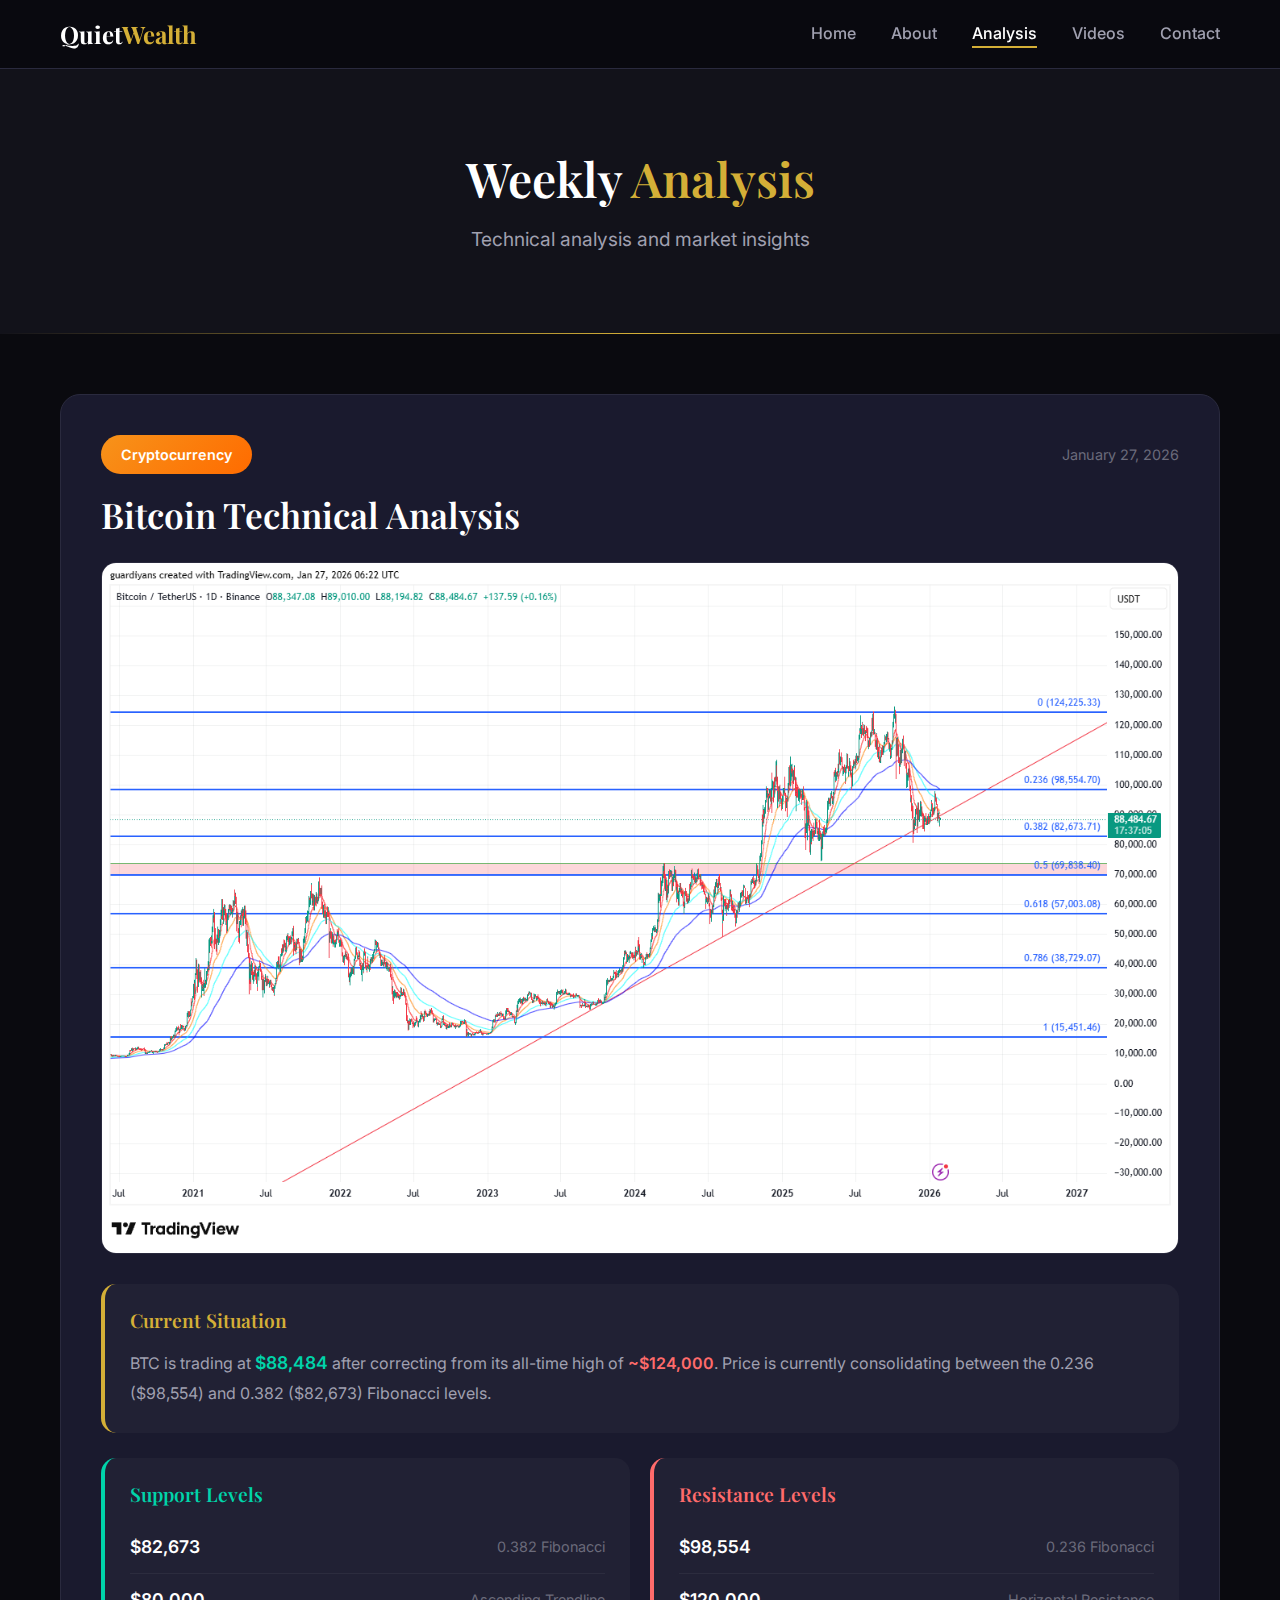
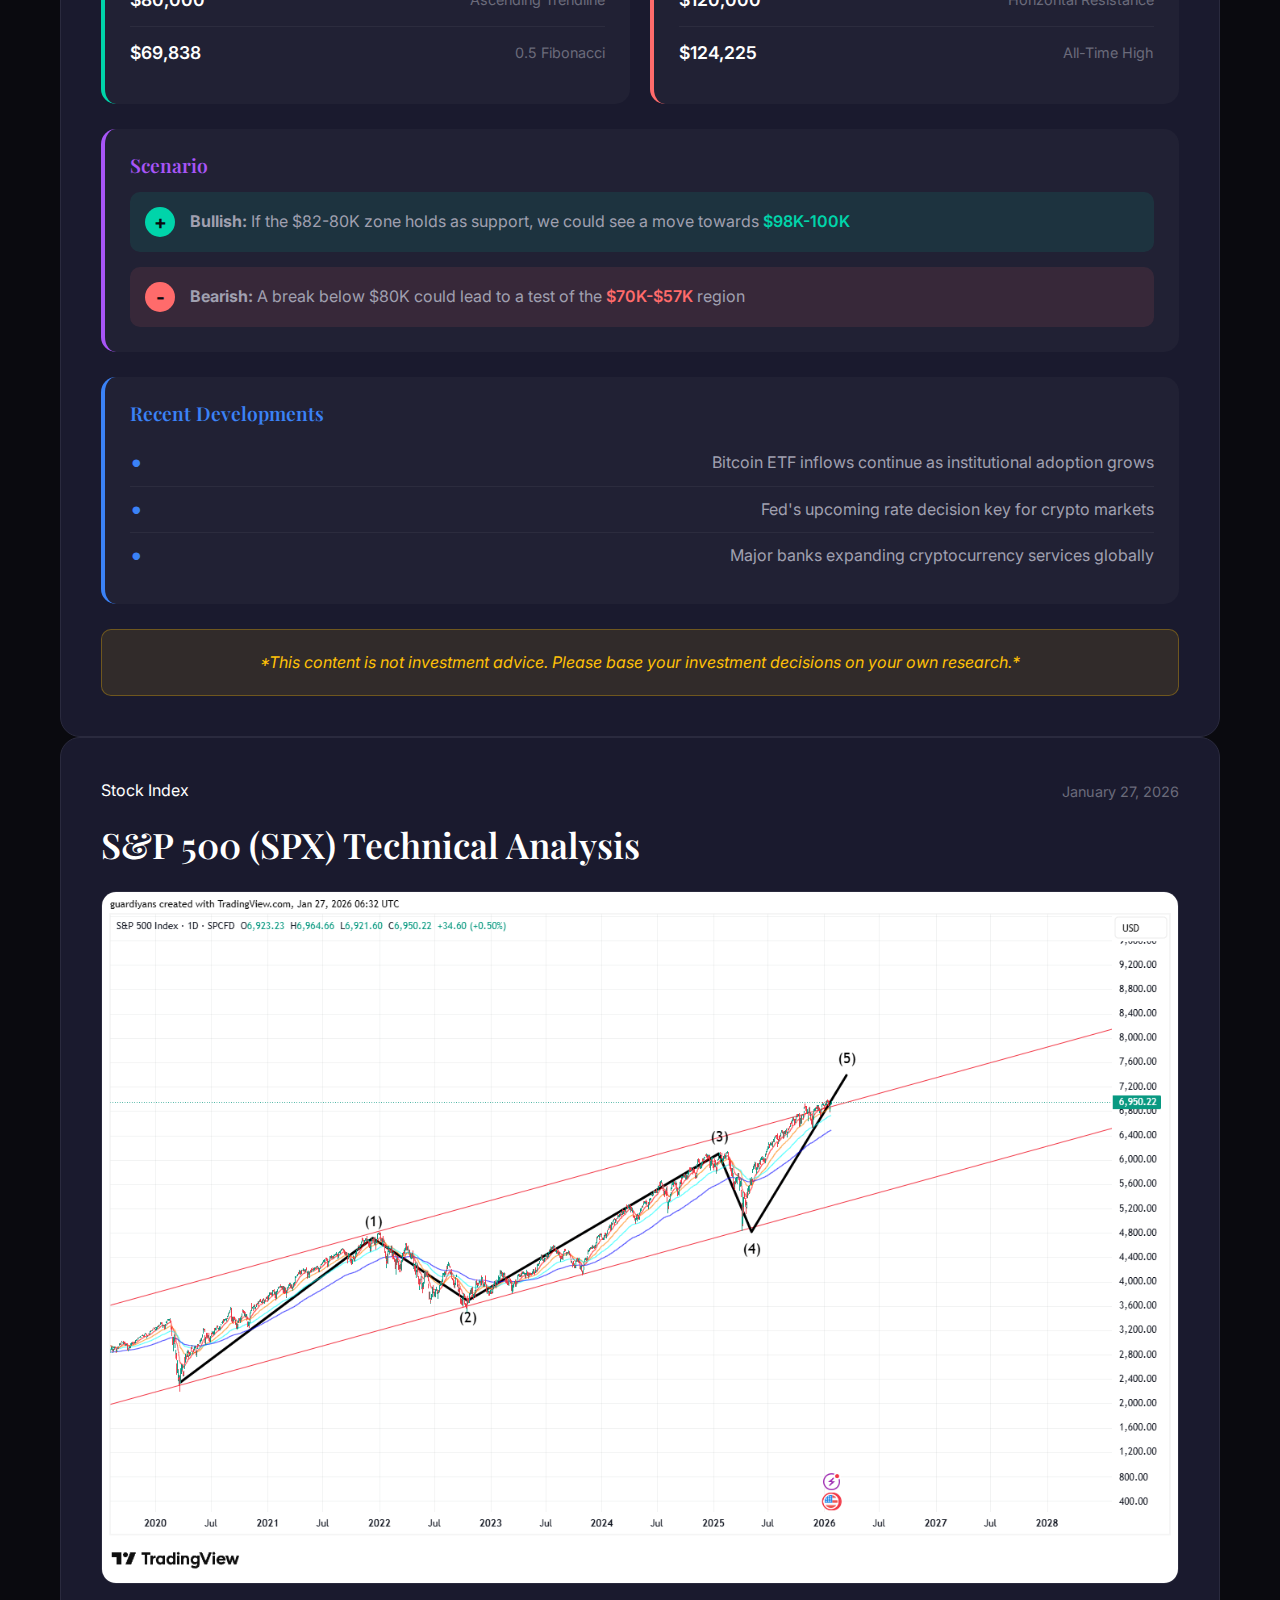
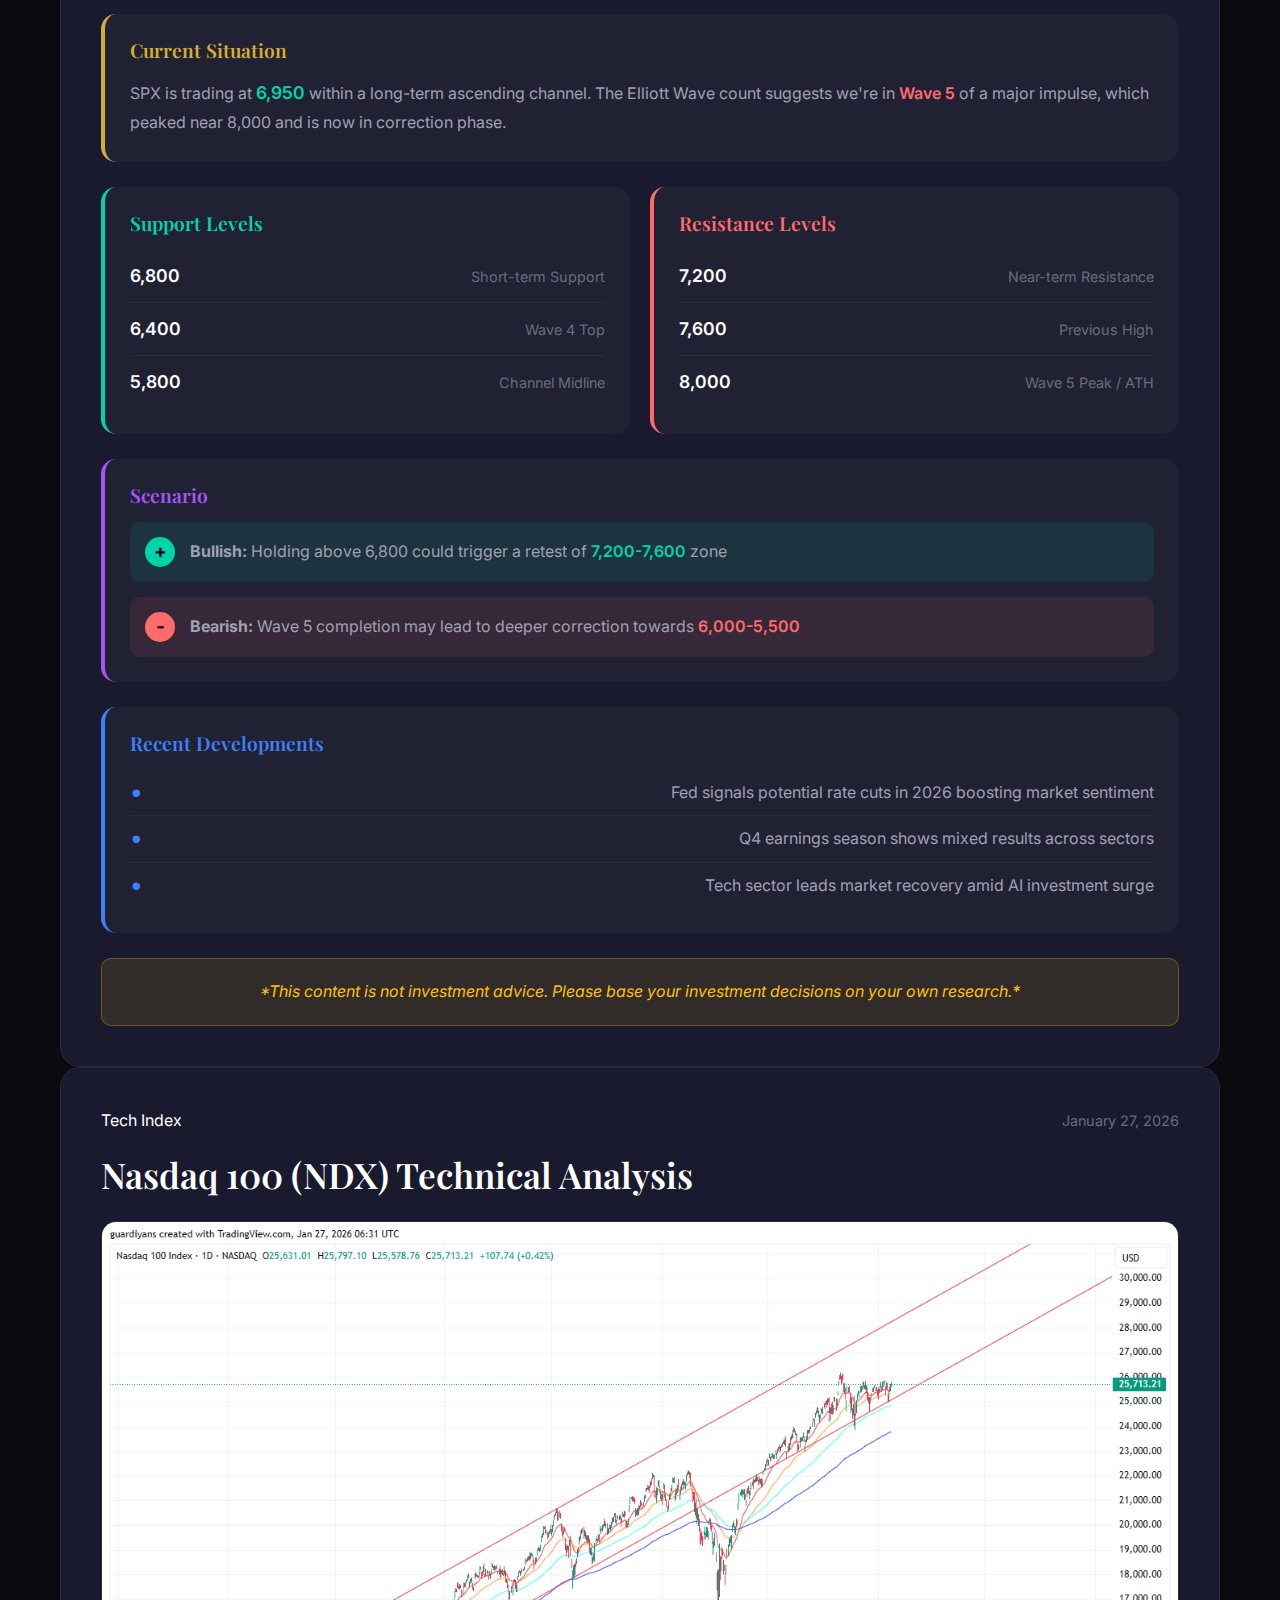
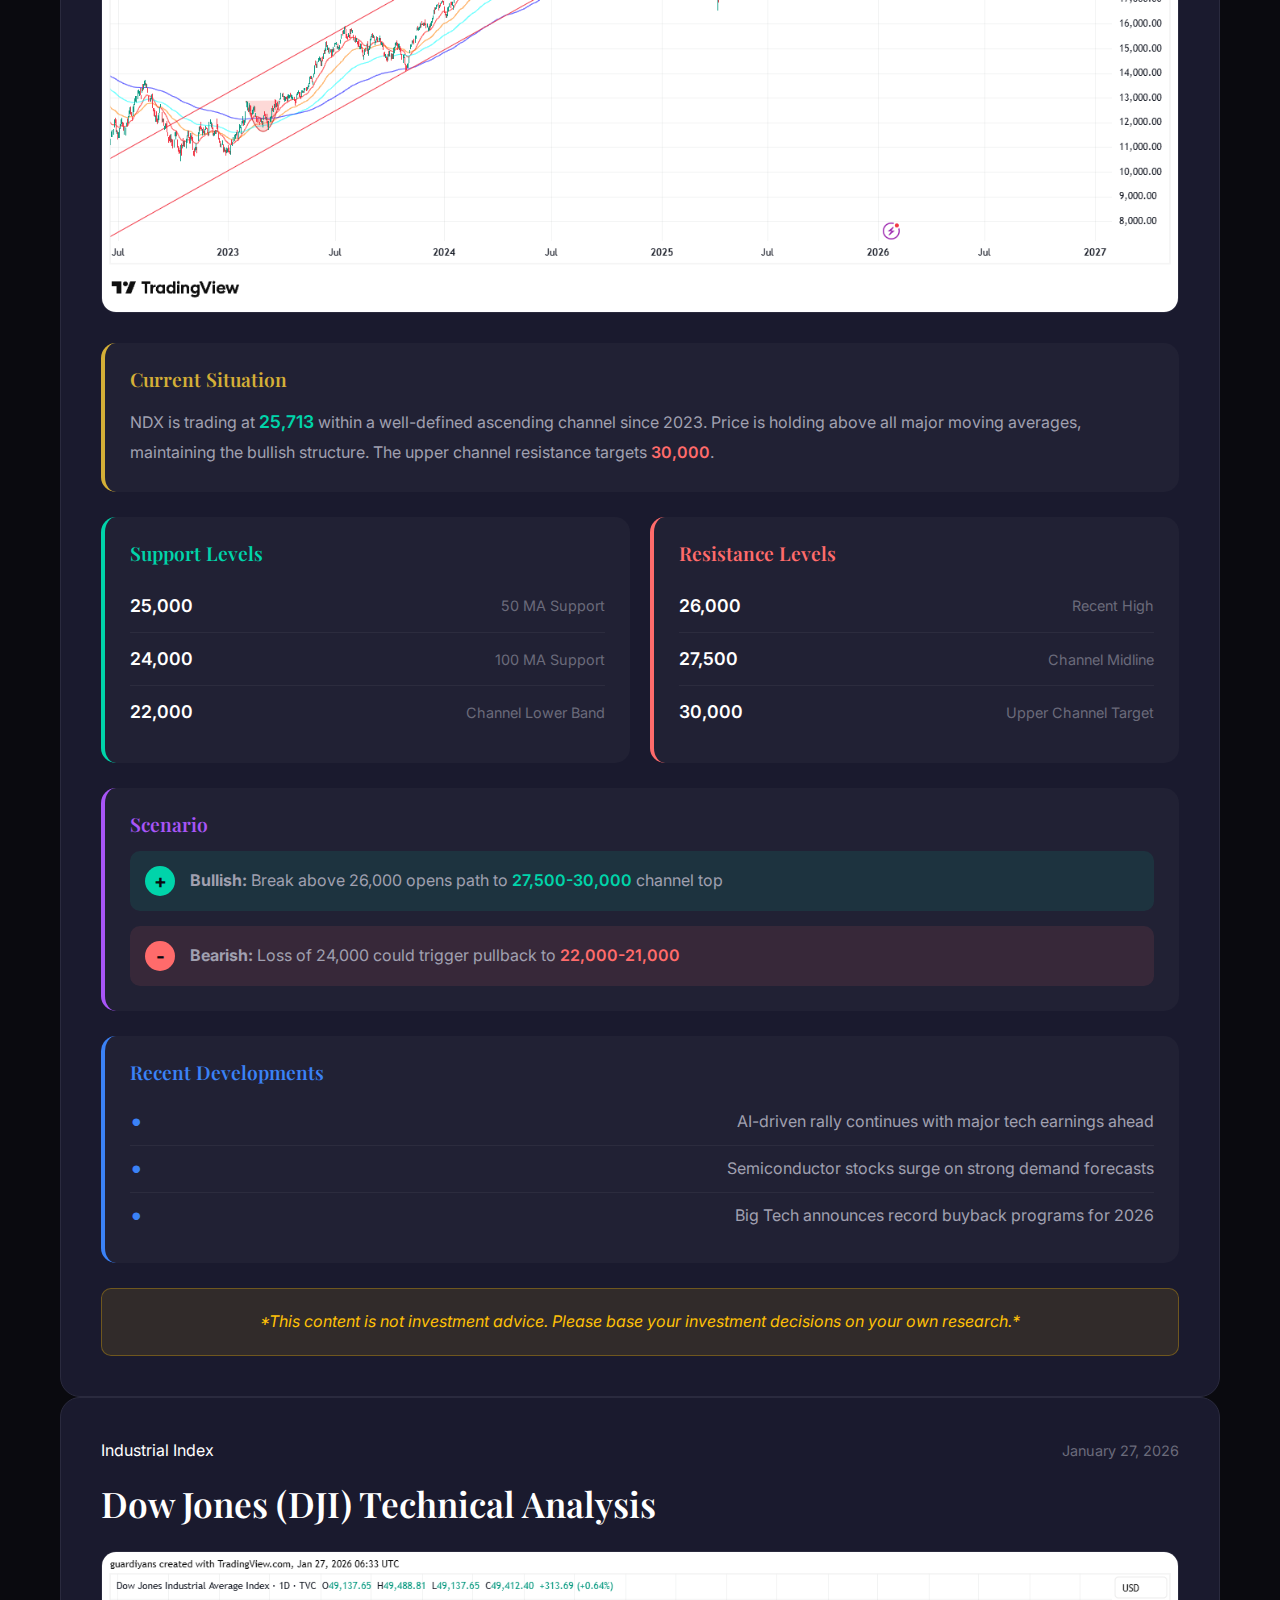
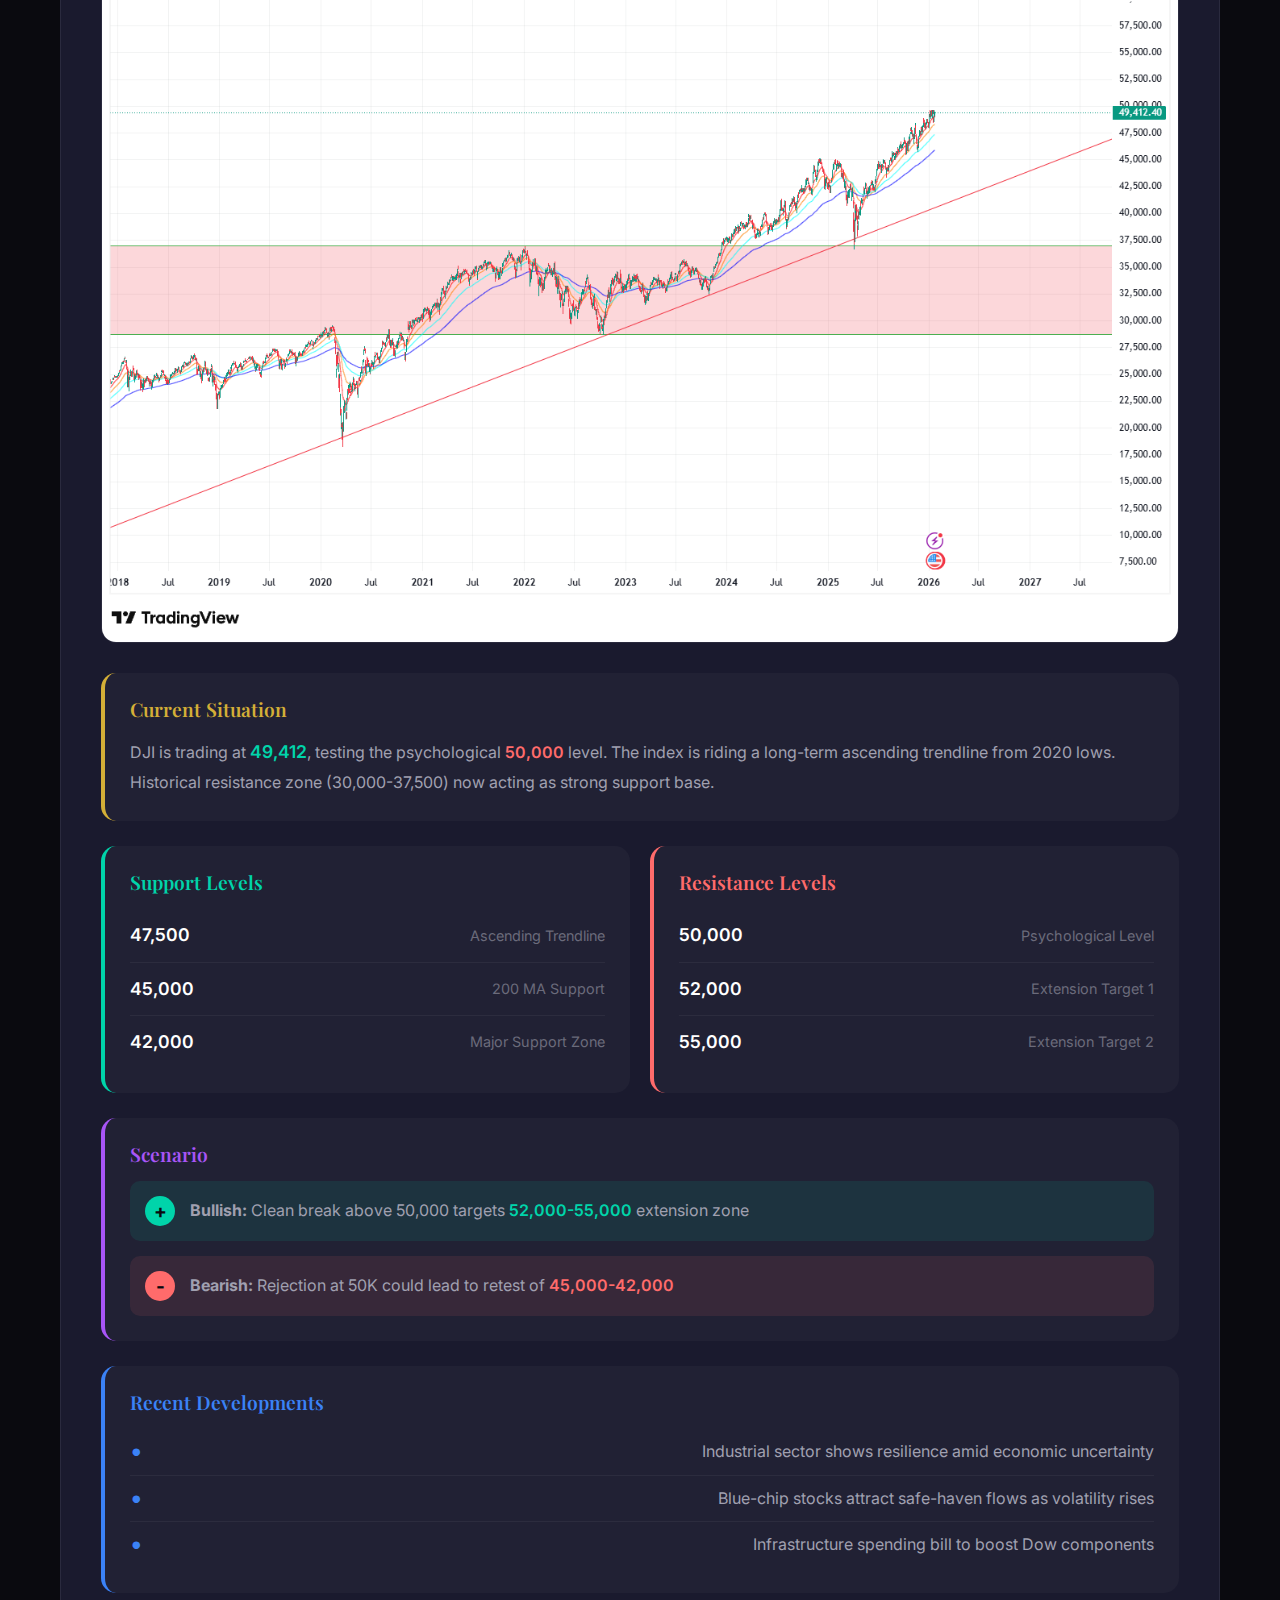
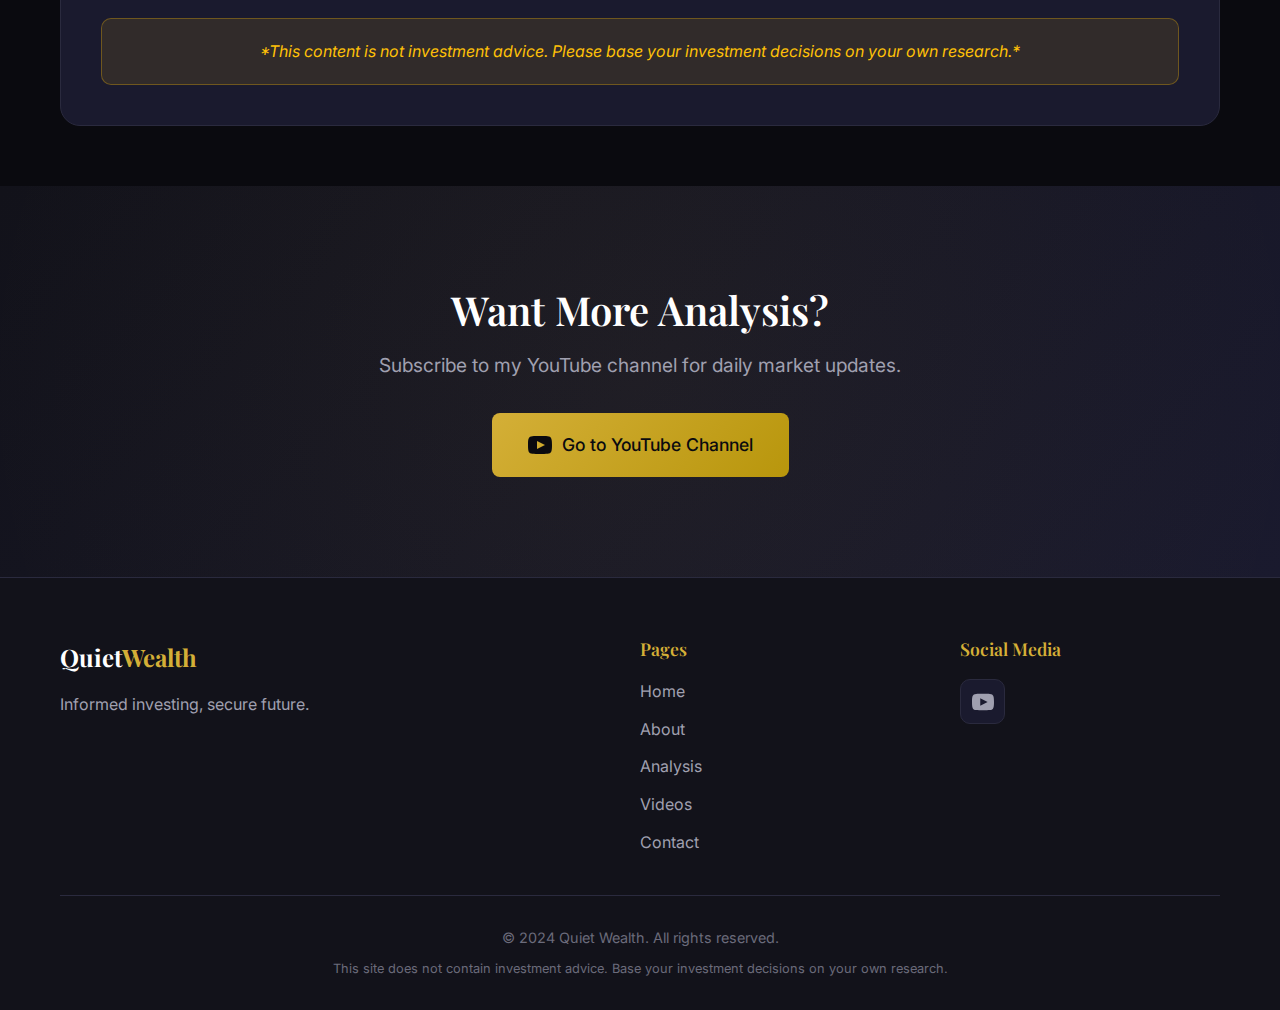
<file: analysis.html>
<!DOCTYPE html>
<html lang="en">
<head>
    <meta charset="UTF-8">
    <meta name="viewport" content="width=device-width, initial-scale=1.0">
    <title>Weekly Analysis | Quiet Wealth</title>
    <meta name="description" content="Weekly market analysis, Bitcoin and cryptocurrency technical analysis from Quiet Wealth.">
    <link rel="stylesheet" href="css/style.css">
    <link rel="preconnect" href="https://fonts.googleapis.com">
    <link rel="preconnect" href="https://fonts.gstatic.com" crossorigin>
    <link href="https://fonts.googleapis.com/css2?family=Playfair+Display:wght@400;600;700&family=Inter:wght@300;400;500;600&display=swap" rel="stylesheet">
</head>
<body>
    <!-- Navigation -->
    <nav class="navbar">
        <div class="container">
            <a href="index.html" class="logo">
                <span class="logo-quiet">Quiet</span><span class="logo-wealth">Wealth</span>
            </a>
            <button class="mobile-menu-btn" aria-label="Menu">
                <span></span>
                <span></span>
                <span></span>
            </button>
            <ul class="nav-links">
                <li><a href="index.html">Home</a></li>
                <li><a href="about.html">About</a></li>
                <li><a href="analysis.html" class="active">Analysis</a></li>
                <li><a href="videos.html">Videos</a></li>
                <li><a href="contact.html">Contact</a></li>
            </ul>
        </div>
    </nav>

    <!-- Page Header -->
    <section class="page-header">
        <div class="container">
            <h1>Weekly <span class="gold-text">Analysis</span></h1>
            <p>Technical analysis and market insights</p>
        </div>
    </section>

    <!-- Analysis Section -->
    <section class="analysis-page-section">
        <div class="container">
            <!-- BTC Analysis Card -->
            <article class="analysis-article">
                <div class="analysis-article-header">
                    <span class="analysis-tag-crypto">Cryptocurrency</span>
                    <span class="analysis-article-date">January 27, 2026</span>
                </div>
                <h2>Bitcoin Technical Analysis</h2>
                <div class="analysis-article-image">
                    <img src="images/BTCUSDT_2026-01-27_09-22-55_fe1ae.png" alt="Bitcoin Technical Analysis Chart">
                </div>
                <div class="analysis-article-content">
                    <div class="analysis-box current-status">
                        <h3>Current Situation</h3>
                        <p>BTC is trading at <span class="highlight-price">$88,484</span> after correcting from its all-time high of <span class="highlight-ath">~$124,000</span>. Price is currently consolidating between the 0.236 ($98,554) and 0.382 ($82,673) Fibonacci levels.</p>
                    </div>

                    <div class="analysis-levels">
                        <div class="analysis-box support-box">
                            <h3>Support Levels</h3>
                            <ul>
                                <li><span class="level-price">$82,673</span> <span class="level-desc">0.382 Fibonacci</span></li>
                                <li><span class="level-price">$80,000</span> <span class="level-desc">Ascending Trendline</span></li>
                                <li><span class="level-price">$69,838</span> <span class="level-desc">0.5 Fibonacci</span></li>
                            </ul>
                        </div>
                        <div class="analysis-box resistance-box">
                            <h3>Resistance Levels</h3>
                            <ul>
                                <li><span class="level-price">$98,554</span> <span class="level-desc">0.236 Fibonacci</span></li>
                                <li><span class="level-price">$120,000</span> <span class="level-desc">Horizontal Resistance</span></li>
                                <li><span class="level-price">$124,225</span> <span class="level-desc">All-Time High</span></li>
                            </ul>
                        </div>
                    </div>

                    <div class="analysis-box scenario-box">
                        <h3>Scenario</h3>
                        <div class="scenario-content">
                            <div class="scenario bullish">
                                <span class="scenario-icon">+</span>
                                <p><strong>Bullish:</strong> If the $82-80K zone holds as support, we could see a move towards <span class="text-green">$98K-100K</span></p>
                            </div>
                            <div class="scenario bearish">
                                <span class="scenario-icon">-</span>
                                <p><strong>Bearish:</strong> A break below $80K could lead to a test of the <span class="text-red">$70K-$57K</span> region</p>
                            </div>
                        </div>
                    </div>

                    <div class="analysis-box news-box">
                        <h3>Recent Developments</h3>
                        <ul class="news-list">
                            <li><a href="https://www.coindesk.com" target="_blank">Bitcoin ETF inflows continue as institutional adoption grows</a></li>
                            <li><a href="https://www.bloomberg.com/crypto" target="_blank">Fed's upcoming rate decision key for crypto markets</a></li>
                            <li><a href="https://cointelegraph.com" target="_blank">Major banks expanding cryptocurrency services globally</a></li>
                        </ul>
                    </div>

                    <div class="analysis-disclaimer-box">
                        <p>*This content is not investment advice. Please base your investment decisions on your own research.*</p>
                    </div>
                </div>
            </article>

            <!-- SPX Analysis Card -->
            <article class="analysis-article">
                <div class="analysis-article-header">
                    <span class="analysis-tag-stock">Stock Index</span>
                    <span class="analysis-article-date">January 27, 2026</span>
                </div>
                <h2>S&P 500 (SPX) Technical Analysis</h2>
                <div class="analysis-article-image">
                    <img src="images/SPX_2026-01-27_09-32-37_0a2d8.png" alt="S&P 500 Technical Analysis Chart">
                </div>
                <div class="analysis-article-content">
                    <div class="analysis-box current-status">
                        <h3>Current Situation</h3>
                        <p>SPX is trading at <span class="highlight-price">6,950</span> within a long-term ascending channel. The Elliott Wave count suggests we're in <span class="highlight-ath">Wave 5</span> of a major impulse, which peaked near 8,000 and is now in correction phase.</p>
                    </div>

                    <div class="analysis-levels">
                        <div class="analysis-box support-box">
                            <h3>Support Levels</h3>
                            <ul>
                                <li><span class="level-price">6,800</span> <span class="level-desc">Short-term Support</span></li>
                                <li><span class="level-price">6,400</span> <span class="level-desc">Wave 4 Top</span></li>
                                <li><span class="level-price">5,800</span> <span class="level-desc">Channel Midline</span></li>
                            </ul>
                        </div>
                        <div class="analysis-box resistance-box">
                            <h3>Resistance Levels</h3>
                            <ul>
                                <li><span class="level-price">7,200</span> <span class="level-desc">Near-term Resistance</span></li>
                                <li><span class="level-price">7,600</span> <span class="level-desc">Previous High</span></li>
                                <li><span class="level-price">8,000</span> <span class="level-desc">Wave 5 Peak / ATH</span></li>
                            </ul>
                        </div>
                    </div>

                    <div class="analysis-box scenario-box">
                        <h3>Scenario</h3>
                        <div class="scenario-content">
                            <div class="scenario bullish">
                                <span class="scenario-icon">+</span>
                                <p><strong>Bullish:</strong> Holding above 6,800 could trigger a retest of <span class="text-green">7,200-7,600</span> zone</p>
                            </div>
                            <div class="scenario bearish">
                                <span class="scenario-icon">-</span>
                                <p><strong>Bearish:</strong> Wave 5 completion may lead to deeper correction towards <span class="text-red">6,000-5,500</span></p>
                            </div>
                        </div>
                    </div>

                    <div class="analysis-box news-box">
                        <h3>Recent Developments</h3>
                        <ul class="news-list">
                            <li><a href="https://www.reuters.com/markets" target="_blank">Fed signals potential rate cuts in 2026 boosting market sentiment</a></li>
                            <li><a href="https://www.cnbc.com" target="_blank">Q4 earnings season shows mixed results across sectors</a></li>
                            <li><a href="https://www.wsj.com/markets" target="_blank">Tech sector leads market recovery amid AI investment surge</a></li>
                        </ul>
                    </div>

                    <div class="analysis-disclaimer-box">
                        <p>*This content is not investment advice. Please base your investment decisions on your own research.*</p>
                    </div>
                </div>
            </article>

            <!-- NDX Analysis Card -->
            <article class="analysis-article">
                <div class="analysis-article-header">
                    <span class="analysis-tag-tech">Tech Index</span>
                    <span class="analysis-article-date">January 27, 2026</span>
                </div>
                <h2>Nasdaq 100 (NDX) Technical Analysis</h2>
                <div class="analysis-article-image">
                    <img src="images/NDX_2026-01-27_09-31-13_5c88c.png" alt="Nasdaq 100 Technical Analysis Chart">
                </div>
                <div class="analysis-article-content">
                    <div class="analysis-box current-status">
                        <h3>Current Situation</h3>
                        <p>NDX is trading at <span class="highlight-price">25,713</span> within a well-defined ascending channel since 2023. Price is holding above all major moving averages, maintaining the bullish structure. The upper channel resistance targets <span class="highlight-ath">30,000</span>.</p>
                    </div>

                    <div class="analysis-levels">
                        <div class="analysis-box support-box">
                            <h3>Support Levels</h3>
                            <ul>
                                <li><span class="level-price">25,000</span> <span class="level-desc">50 MA Support</span></li>
                                <li><span class="level-price">24,000</span> <span class="level-desc">100 MA Support</span></li>
                                <li><span class="level-price">22,000</span> <span class="level-desc">Channel Lower Band</span></li>
                            </ul>
                        </div>
                        <div class="analysis-box resistance-box">
                            <h3>Resistance Levels</h3>
                            <ul>
                                <li><span class="level-price">26,000</span> <span class="level-desc">Recent High</span></li>
                                <li><span class="level-price">27,500</span> <span class="level-desc">Channel Midline</span></li>
                                <li><span class="level-price">30,000</span> <span class="level-desc">Upper Channel Target</span></li>
                            </ul>
                        </div>
                    </div>

                    <div class="analysis-box scenario-box">
                        <h3>Scenario</h3>
                        <div class="scenario-content">
                            <div class="scenario bullish">
                                <span class="scenario-icon">+</span>
                                <p><strong>Bullish:</strong> Break above 26,000 opens path to <span class="text-green">27,500-30,000</span> channel top</p>
                            </div>
                            <div class="scenario bearish">
                                <span class="scenario-icon">-</span>
                                <p><strong>Bearish:</strong> Loss of 24,000 could trigger pullback to <span class="text-red">22,000-21,000</span></p>
                            </div>
                        </div>
                    </div>

                    <div class="analysis-box news-box">
                        <h3>Recent Developments</h3>
                        <ul class="news-list">
                            <li><a href="https://www.nasdaq.com/news" target="_blank">AI-driven rally continues with major tech earnings ahead</a></li>
                            <li><a href="https://www.barrons.com" target="_blank">Semiconductor stocks surge on strong demand forecasts</a></li>
                            <li><a href="https://techcrunch.com" target="_blank">Big Tech announces record buyback programs for 2026</a></li>
                        </ul>
                    </div>

                    <div class="analysis-disclaimer-box">
                        <p>*This content is not investment advice. Please base your investment decisions on your own research.*</p>
                    </div>
                </div>
            </article>

            <!-- DJI Analysis Card -->
            <article class="analysis-article">
                <div class="analysis-article-header">
                    <span class="analysis-tag-industrial">Industrial Index</span>
                    <span class="analysis-article-date">January 27, 2026</span>
                </div>
                <h2>Dow Jones (DJI) Technical Analysis</h2>
                <div class="analysis-article-image">
                    <img src="images/DJI_2026-01-27_09-33-25_0ffcd.png" alt="Dow Jones Technical Analysis Chart">
                </div>
                <div class="analysis-article-content">
                    <div class="analysis-box current-status">
                        <h3>Current Situation</h3>
                        <p>DJI is trading at <span class="highlight-price">49,412</span>, testing the psychological <span class="highlight-ath">50,000</span> level. The index is riding a long-term ascending trendline from 2020 lows. Historical resistance zone (30,000-37,500) now acting as strong support base.</p>
                    </div>

                    <div class="analysis-levels">
                        <div class="analysis-box support-box">
                            <h3>Support Levels</h3>
                            <ul>
                                <li><span class="level-price">47,500</span> <span class="level-desc">Ascending Trendline</span></li>
                                <li><span class="level-price">45,000</span> <span class="level-desc">200 MA Support</span></li>
                                <li><span class="level-price">42,000</span> <span class="level-desc">Major Support Zone</span></li>
                            </ul>
                        </div>
                        <div class="analysis-box resistance-box">
                            <h3>Resistance Levels</h3>
                            <ul>
                                <li><span class="level-price">50,000</span> <span class="level-desc">Psychological Level</span></li>
                                <li><span class="level-price">52,000</span> <span class="level-desc">Extension Target 1</span></li>
                                <li><span class="level-price">55,000</span> <span class="level-desc">Extension Target 2</span></li>
                            </ul>
                        </div>
                    </div>

                    <div class="analysis-box scenario-box">
                        <h3>Scenario</h3>
                        <div class="scenario-content">
                            <div class="scenario bullish">
                                <span class="scenario-icon">+</span>
                                <p><strong>Bullish:</strong> Clean break above 50,000 targets <span class="text-green">52,000-55,000</span> extension zone</p>
                            </div>
                            <div class="scenario bearish">
                                <span class="scenario-icon">-</span>
                                <p><strong>Bearish:</strong> Rejection at 50K could lead to retest of <span class="text-red">45,000-42,000</span></p>
                            </div>
                        </div>
                    </div>

                    <div class="analysis-box news-box">
                        <h3>Recent Developments</h3>
                        <ul class="news-list">
                            <li><a href="https://www.marketwatch.com" target="_blank">Industrial sector shows resilience amid economic uncertainty</a></li>
                            <li><a href="https://www.ft.com/markets" target="_blank">Blue-chip stocks attract safe-haven flows as volatility rises</a></li>
                            <li><a href="https://www.investors.com" target="_blank">Infrastructure spending bill to boost Dow components</a></li>
                        </ul>
                    </div>

                    <div class="analysis-disclaimer-box">
                        <p>*This content is not investment advice. Please base your investment decisions on your own research.*</p>
                    </div>
                </div>
            </article>
        </div>
    </section>

    <!-- CTA Section -->
    <section class="cta">
        <div class="container">
            <div class="cta-content">
                <h2>Want More Analysis?</h2>
                <p>Subscribe to my YouTube channel for daily market updates.</p>
                <a href="https://www.youtube.com/@QUIETWEALTH34" target="_blank" class="btn btn-primary btn-large">
                    <svg width="24" height="24" viewBox="0 0 24 24" fill="currentColor">
                        <path d="M19.615 3.184c-3.604-.246-11.631-.245-15.23 0-3.897.266-4.356 2.62-4.385 8.816.029 6.185.484 8.549 4.385 8.816 3.6.245 11.626.246 15.23 0 3.897-.266 4.356-2.62 4.385-8.816-.029-6.185-.484-8.549-4.385-8.816zm-10.615 12.816v-8l8 3.993-8 4.007z"/>
                    </svg>
                    Go to YouTube Channel
                </a>
            </div>
        </div>
    </section>

    <!-- Footer -->
    <footer class="footer">
        <div class="container">
            <div class="footer-content">
                <div class="footer-brand">
                    <a href="index.html" class="logo">
                        <span class="logo-quiet">Quiet</span><span class="logo-wealth">Wealth</span>
                    </a>
                    <p>Informed investing, secure future.</p>
                </div>
                <div class="footer-links">
                    <h4>Pages</h4>
                    <ul>
                        <li><a href="index.html">Home</a></li>
                        <li><a href="about.html">About</a></li>
                        <li><a href="analysis.html">Analysis</a></li>
                        <li><a href="videos.html">Videos</a></li>
                        <li><a href="contact.html">Contact</a></li>
                    </ul>
                </div>
                <div class="footer-social">
                    <h4>Social Media</h4>
                    <div class="social-links">
                        <a href="https://www.youtube.com/@QUIETWEALTH34" target="_blank" aria-label="YouTube">
                            <svg viewBox="0 0 24 24" fill="currentColor">
                                <path d="M19.615 3.184c-3.604-.246-11.631-.245-15.23 0-3.897.266-4.356 2.62-4.385 8.816.029 6.185.484 8.549 4.385 8.816 3.6.245 11.626.246 15.23 0 3.897-.266 4.356-2.62 4.385-8.816-.029-6.185-.484-8.549-4.385-8.816zm-10.615 12.816v-8l8 3.993-8 4.007z"/>
                            </svg>
                        </a>
                    </div>
                </div>
            </div>
            <div class="footer-bottom">
                <p>&copy; 2024 Quiet Wealth. All rights reserved.</p>
                <p class="disclaimer">This site does not contain investment advice. Base your investment decisions on your own research.</p>
            </div>
        </div>
    </footer>

    <script src="js/main.js"></script>
</body>
</html>
</file>
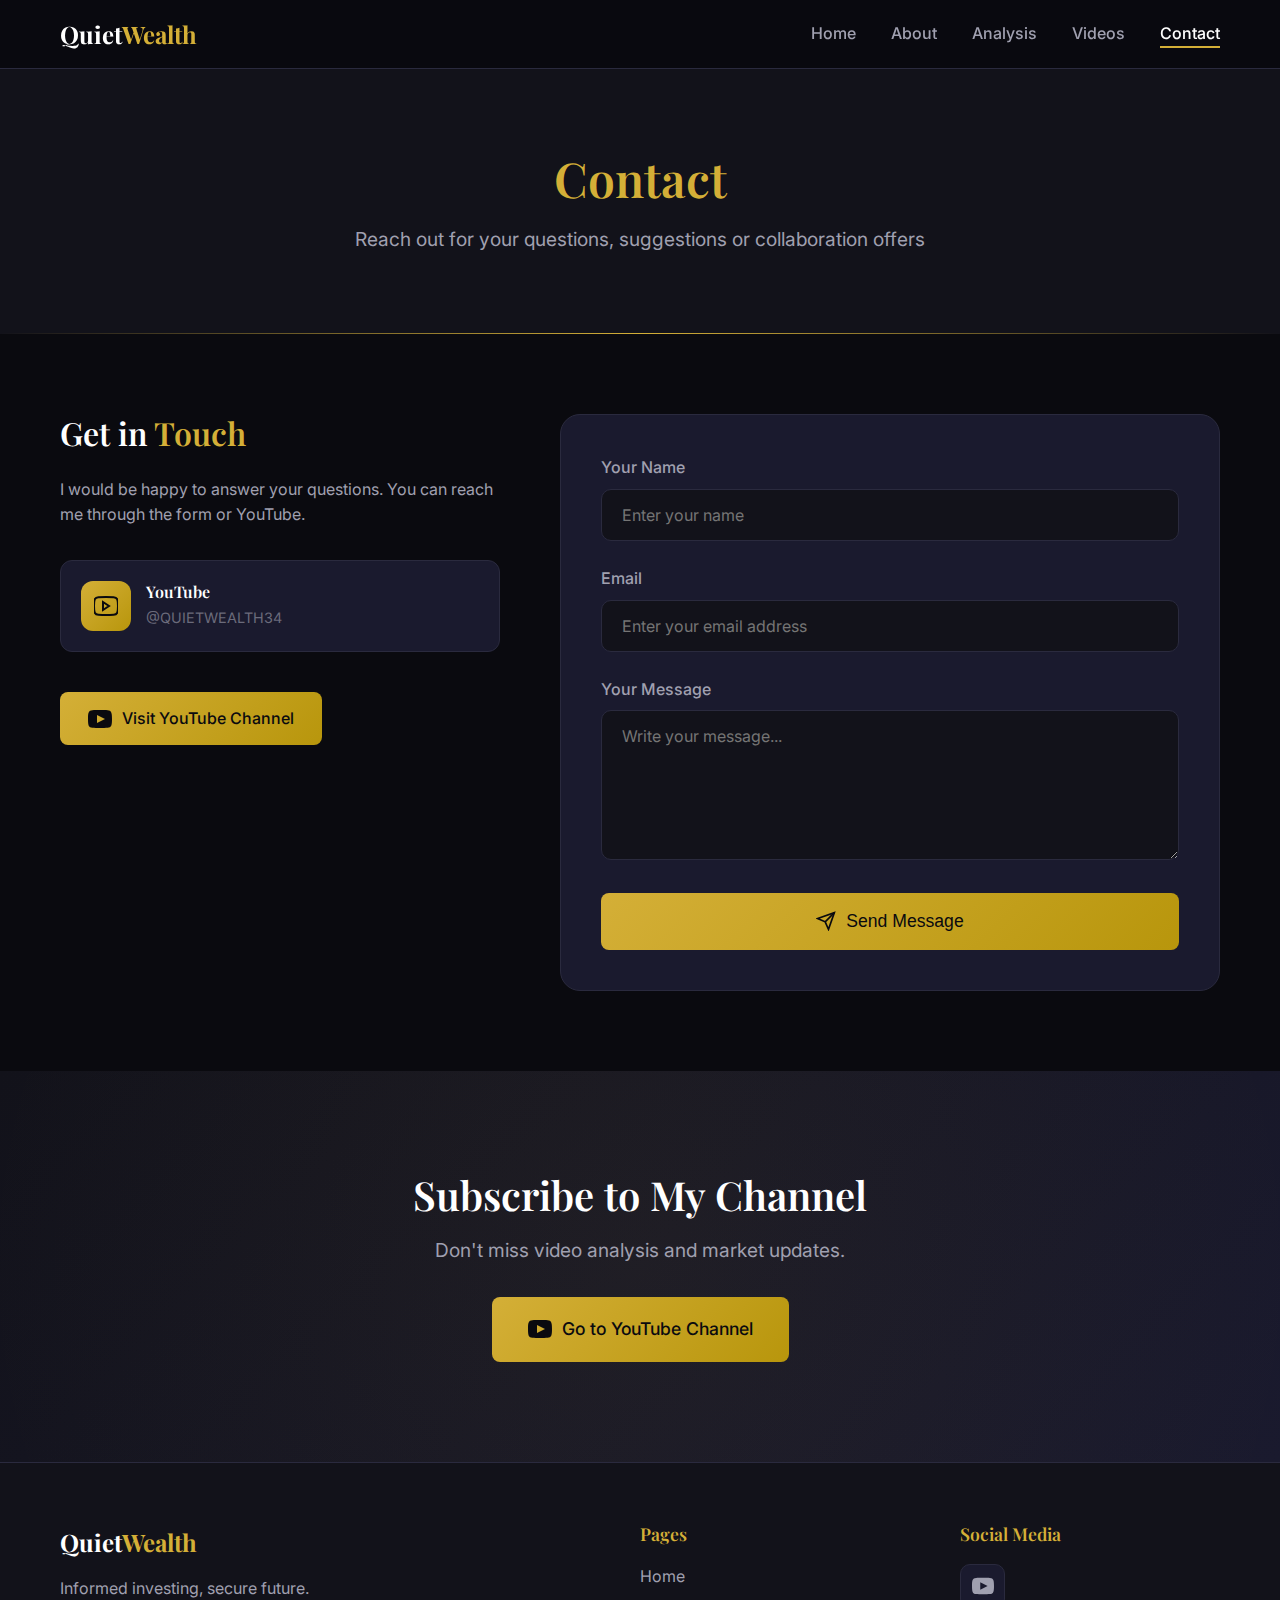
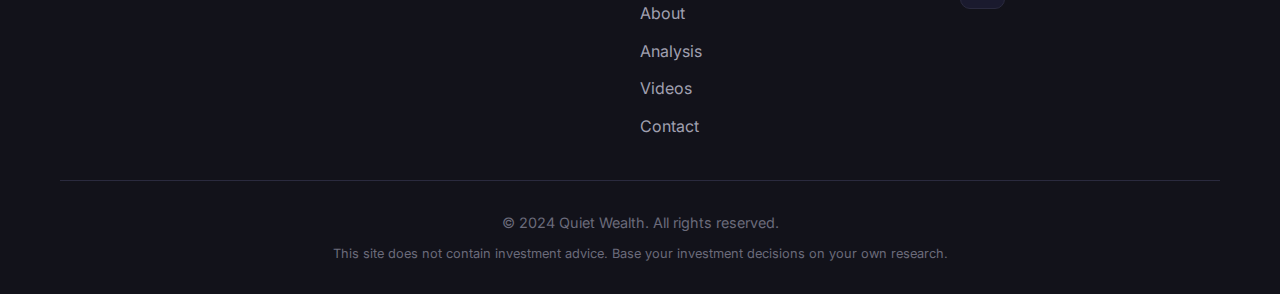
<file: contact.html>
<!DOCTYPE html>
<html lang="en">
<head>
    <meta charset="UTF-8">
    <meta name="viewport" content="width=device-width, initial-scale=1.0">
    <title>Contact | Quiet Wealth</title>
    <meta name="description" content="Get in touch with Quiet Wealth. Reach out for your questions and collaboration offers.">
    <link rel="stylesheet" href="css/style.css">
    <link rel="preconnect" href="https://fonts.googleapis.com">
    <link rel="preconnect" href="https://fonts.gstatic.com" crossorigin>
    <link href="https://fonts.googleapis.com/css2?family=Playfair+Display:wght@400;600;700&family=Inter:wght@300;400;500;600&display=swap" rel="stylesheet">
</head>
<body>
    <!-- Navigation -->
    <nav class="navbar">
        <div class="container">
            <a href="index.html" class="logo">
                <span class="logo-quiet">Quiet</span><span class="logo-wealth">Wealth</span>
            </a>
            <button class="mobile-menu-btn" aria-label="Menu">
                <span></span>
                <span></span>
                <span></span>
            </button>
            <ul class="nav-links">
                <li><a href="index.html">Home</a></li>
                <li><a href="about.html">About</a></li>
                <li><a href="analysis.html">Analysis</a></li>
                <li><a href="videos.html">Videos</a></li>
                <li><a href="contact.html" class="active">Contact</a></li>
            </ul>
        </div>
    </nav>

    <!-- Page Header -->
    <section class="page-header">
        <div class="container">
            <h1><span class="gold-text">Contact</span></h1>
            <p>Reach out for your questions, suggestions or collaboration offers</p>
        </div>
    </section>

    <!-- Contact Section -->
    <section class="contact-section">
        <div class="container">
            <div class="contact-grid">
                <div class="contact-info">
                    <h2>Get in <span class="gold-text">Touch</span></h2>
                    <p>I would be happy to answer your questions. You can reach me through the form or YouTube.</p>

                    <div class="contact-item">
                        <div class="contact-item-icon">
                            <svg viewBox="0 0 24 24" fill="none" stroke="currentColor" stroke-width="2">
                                <path d="M19.615 3.184c-3.604-.246-11.631-.245-15.23 0-3.897.266-4.356 2.62-4.385 8.816.029 6.185.484 8.549 4.385 8.816 3.6.245 11.626.246 15.23 0 3.897-.266 4.356-2.62 4.385-8.816-.029-6.185-.484-8.549-4.385-8.816z"/>
                                <polygon points="9,8 15,12 9,16"></polygon>
                            </svg>
                        </div>
                        <div>
                            <h4>YouTube</h4>
                            <p>@QUIETWEALTH34</p>
                        </div>
                    </div>

                    <a href="https://www.youtube.com/@QUIETWEALTH34" target="_blank" class="btn btn-primary" style="margin-top: 20px;">
                        <svg width="24" height="24" viewBox="0 0 24 24" fill="currentColor">
                            <path d="M19.615 3.184c-3.604-.246-11.631-.245-15.23 0-3.897.266-4.356 2.62-4.385 8.816.029 6.185.484 8.549 4.385 8.816 3.6.245 11.626.246 15.23 0 3.897-.266 4.356-2.62 4.385-8.816-.029-6.185-.484-8.549-4.385-8.816zm-10.615 12.816v-8l8 3.993-8 4.007z"/>
                        </svg>
                        Visit YouTube Channel
                    </a>
                </div>

                <div class="contact-form">
                    <form id="contactForm" action="https://formspree.io/f/xpqdoarl" method="POST">
                        <div class="form-group">
                            <label for="name">Your Name</label>
                            <input type="text" id="name" name="name" required placeholder="Enter your name">
                        </div>
                        <div class="form-group">
                            <label for="email">Email</label>
                            <input type="email" id="email" name="email" required placeholder="Enter your email address">
                        </div>
                        <div class="form-group">
                            <label for="message">Your Message</label>
                            <textarea id="message" name="message" required placeholder="Write your message..."></textarea>
                        </div>
                        <button type="submit" class="btn btn-primary btn-large">
                            <svg viewBox="0 0 24 24" fill="none" stroke="currentColor" stroke-width="2" width="20" height="20">
                                <line x1="22" y1="2" x2="11" y2="13"></line>
                                <polygon points="22 2 15 22 11 13 2 9 22 2"></polygon>
                            </svg>
                            Send Message
                        </button>
                    </form>
                </div>
            </div>
        </div>
    </section>

    <!-- CTA Section -->
    <section class="cta">
        <div class="container">
            <div class="cta-content">
                <h2>Subscribe to My Channel</h2>
                <p>Don't miss video analysis and market updates.</p>
                <a href="https://www.youtube.com/@QUIETWEALTH34" target="_blank" class="btn btn-primary btn-large">
                    <svg width="24" height="24" viewBox="0 0 24 24" fill="currentColor">
                        <path d="M19.615 3.184c-3.604-.246-11.631-.245-15.23 0-3.897.266-4.356 2.62-4.385 8.816.029 6.185.484 8.549 4.385 8.816 3.6.245 11.626.246 15.23 0 3.897-.266 4.356-2.62 4.385-8.816-.029-6.185-.484-8.549-4.385-8.816zm-10.615 12.816v-8l8 3.993-8 4.007z"/>
                    </svg>
                    Go to YouTube Channel
                </a>
            </div>
        </div>
    </section>

    <!-- Footer -->
    <footer class="footer">
        <div class="container">
            <div class="footer-content">
                <div class="footer-brand">
                    <a href="index.html" class="logo">
                        <span class="logo-quiet">Quiet</span><span class="logo-wealth">Wealth</span>
                    </a>
                    <p>Informed investing, secure future.</p>
                </div>
                <div class="footer-links">
                    <h4>Pages</h4>
                    <ul>
                        <li><a href="index.html">Home</a></li>
                        <li><a href="about.html">About</a></li>
                        <li><a href="analysis.html">Analysis</a></li>
                        <li><a href="videos.html">Videos</a></li>
                        <li><a href="contact.html">Contact</a></li>
                    </ul>
                </div>
                <div class="footer-social">
                    <h4>Social Media</h4>
                    <div class="social-links">
                        <a href="https://www.youtube.com/@QUIETWEALTH34" target="_blank" aria-label="YouTube">
                            <svg viewBox="0 0 24 24" fill="currentColor">
                                <path d="M19.615 3.184c-3.604-.246-11.631-.245-15.23 0-3.897.266-4.356 2.62-4.385 8.816.029 6.185.484 8.549 4.385 8.816 3.6.245 11.626.246 15.23 0 3.897-.266 4.356-2.62 4.385-8.816-.029-6.185-.484-8.549-4.385-8.816zm-10.615 12.816v-8l8 3.993-8 4.007z"/>
                            </svg>
                        </a>
                    </div>
                </div>
            </div>
            <div class="footer-bottom">
                <p>&copy; 2024 Quiet Wealth. All rights reserved.</p>
                <p class="disclaimer">This site does not contain investment advice. Base your investment decisions on your own research.</p>
            </div>
        </div>
    </footer>

    <script src="js/main.js"></script>
</body>
</html>
</file>
<file: css/style.css>
/* ===== CSS Variables ===== */
:root {
    --color-bg-primary: #0a0a0f;
    --color-bg-secondary: #12121a;
    --color-bg-card: #1a1a2e;
    --color-bg-card-hover: #252540;
    --color-gold: #d4af37;
    --color-gold-light: #f4d03f;
    --color-gold-dark: #b8960c;
    --color-text-primary: #ffffff;
    --color-text-secondary: #a0a0b0;
    --color-text-muted: #6b6b7b;
    --color-border: #2a2a3e;
    --font-heading: 'Playfair Display', serif;
    --font-body: 'Inter', sans-serif;
    --transition-fast: 0.2s ease;
    --transition-normal: 0.3s ease;
    --shadow-card: 0 4px 20px rgba(0, 0, 0, 0.3);
    --shadow-glow: 0 0 30px rgba(212, 175, 55, 0.2);
}

/* ===== Reset & Base ===== */
*, *::before, *::after {
    margin: 0;
    padding: 0;
    box-sizing: border-box;
}

html {
    scroll-behavior: smooth;
}

body {
    font-family: var(--font-body);
    background-color: var(--color-bg-primary);
    color: var(--color-text-primary);
    line-height: 1.6;
    overflow-x: hidden;
}

a {
    text-decoration: none;
    color: inherit;
    transition: var(--transition-fast);
}

ul {
    list-style: none;
}

img {
    max-width: 100%;
    height: auto;
    display: block;
}

.container {
    max-width: 1200px;
    margin: 0 auto;
    padding: 0 20px;
}

/* ===== Typography ===== */
h1, h2, h3, h4 {
    font-family: var(--font-heading);
    font-weight: 600;
    line-height: 1.2;
}

.gold-text {
    color: var(--color-gold);
}

.section-title {
    font-size: 2.5rem;
    margin-bottom: 3rem;
    text-align: center;
    position: relative;
}

.section-title::after {
    content: '';
    position: absolute;
    bottom: -10px;
    left: 50%;
    transform: translateX(-50%);
    width: 60px;
    height: 3px;
    background: linear-gradient(90deg, var(--color-gold-dark), var(--color-gold), var(--color-gold-dark));
}

/* ===== Buttons ===== */
.btn {
    display: inline-flex;
    align-items: center;
    gap: 10px;
    padding: 14px 28px;
    border-radius: 8px;
    font-weight: 500;
    font-size: 1rem;
    cursor: pointer;
    transition: var(--transition-normal);
    border: none;
}

.btn-primary {
    background: linear-gradient(135deg, var(--color-gold), var(--color-gold-dark));
    color: var(--color-bg-primary);
}

.btn-primary:hover {
    background: linear-gradient(135deg, var(--color-gold-light), var(--color-gold));
    transform: translateY(-2px);
    box-shadow: var(--shadow-glow);
}

.btn-secondary {
    background: transparent;
    color: var(--color-text-primary);
    border: 2px solid var(--color-border);
}

.btn-secondary:hover {
    border-color: var(--color-gold);
    color: var(--color-gold);
}

.btn-large {
    padding: 18px 36px;
    font-size: 1.1rem;
}

/* ===== Navigation ===== */
.navbar {
    position: fixed;
    top: 0;
    left: 0;
    right: 0;
    z-index: 1000;
    background: rgba(10, 10, 15, 0.95);
    backdrop-filter: blur(10px);
    border-bottom: 1px solid var(--color-border);
    padding: 15px 0;
}

.navbar .container {
    display: flex;
    justify-content: space-between;
    align-items: center;
}

.logo {
    font-family: var(--font-heading);
    font-size: 1.5rem;
    font-weight: 700;
}

.logo-quiet {
    color: var(--color-text-primary);
}

.logo-wealth {
    color: var(--color-gold);
}

.nav-links {
    display: flex;
    gap: 35px;
}

.nav-links a {
    font-weight: 500;
    color: var(--color-text-secondary);
    position: relative;
}

.nav-links a::after {
    content: '';
    position: absolute;
    bottom: -5px;
    left: 0;
    width: 0;
    height: 2px;
    background: var(--color-gold);
    transition: var(--transition-normal);
}

.nav-links a:hover,
.nav-links a.active {
    color: var(--color-text-primary);
}

.nav-links a:hover::after,
.nav-links a.active::after {
    width: 100%;
}

/* Mobile Menu Button */
.mobile-menu-btn {
    display: none;
    flex-direction: column;
    gap: 5px;
    background: none;
    border: none;
    cursor: pointer;
    padding: 5px;
}

.mobile-menu-btn span {
    display: block;
    width: 25px;
    height: 2px;
    background: var(--color-text-primary);
    transition: var(--transition-normal);
}

/* ===== Hero Section ===== */
.hero {
    position: relative;
    min-height: 100vh;
    display: flex;
    align-items: center;
    padding-top: 80px;
    overflow: hidden;
}

.hero-overlay {
    position: absolute;
    inset: 0;
    background: radial-gradient(ellipse at center, rgba(212, 175, 55, 0.1) 0%, transparent 70%);
}

.hero-content {
    position: relative;
    z-index: 1;
    max-width: 700px;
}

.hero-title {
    font-size: 4rem;
    margin-bottom: 1.5rem;
    animation: fadeInUp 0.8s ease;
}

.hero-subtitle {
    font-size: 1.25rem;
    color: var(--color-text-secondary);
    margin-bottom: 2.5rem;
    animation: fadeInUp 0.8s ease 0.2s backwards;
}

.hero-buttons {
    display: flex;
    gap: 15px;
    flex-wrap: wrap;
    animation: fadeInUp 0.8s ease 0.4s backwards;
}

/* Hero Grid Layout */
.hero-grid {
    display: grid;
    grid-template-columns: 1fr 1fr;
    gap: 60px;
    align-items: center;
}

.hero-image {
    position: relative;
    z-index: 1;
    animation: fadeInUp 0.8s ease 0.6s backwards;
}

.hero-image img {
    border-radius: 20px;
    border: 3px solid var(--color-gold);
    box-shadow: var(--shadow-glow);
    max-width: 400px;
    margin-left: auto;
}

.hero-image::before {
    content: '';
    position: absolute;
    top: 20px;
    left: 20px;
    right: -20px;
    bottom: -20px;
    border: 2px solid var(--color-gold);
    border-radius: 20px;
    opacity: 0.3;
    z-index: -1;
}

.hero-decoration {
    position: absolute;
    right: -100px;
    top: 50%;
    transform: translateY(-50%);
}

.decoration-circle {
    position: absolute;
    border-radius: 50%;
    border: 1px solid var(--color-gold);
    opacity: 0.2;
}

.decoration-circle:nth-child(1) {
    width: 400px;
    height: 400px;
    animation: pulse 4s ease-in-out infinite;
}

.decoration-circle:nth-child(2) {
    width: 300px;
    height: 300px;
    top: 50px;
    left: 50px;
    animation: pulse 4s ease-in-out infinite 0.5s;
}

/* ===== Features Section ===== */
.features {
    padding: 100px 0;
    background: var(--color-bg-secondary);
}

.features-grid {
    display: grid;
    grid-template-columns: repeat(auto-fit, minmax(300px, 1fr));
    gap: 30px;
}

.feature-card {
    background: var(--color-bg-card);
    padding: 40px 30px;
    border-radius: 16px;
    border: 1px solid var(--color-border);
    transition: var(--transition-normal);
    text-align: center;
}

.feature-card:hover {
    background: var(--color-bg-card-hover);
    transform: translateY(-5px);
    border-color: var(--color-gold);
    box-shadow: var(--shadow-glow);
}

.feature-icon {
    width: 70px;
    height: 70px;
    margin: 0 auto 25px;
    background: linear-gradient(135deg, var(--color-gold), var(--color-gold-dark));
    border-radius: 16px;
    display: flex;
    align-items: center;
    justify-content: center;
}

.feature-icon svg {
    width: 35px;
    height: 35px;
    color: var(--color-bg-primary);
}

.feature-card h3 {
    font-size: 1.5rem;
    margin-bottom: 15px;
    color: var(--color-text-primary);
}

.feature-card p {
    color: var(--color-text-secondary);
    font-size: 1rem;
}

/* ===== Latest Videos Section ===== */
.latest-videos {
    padding: 100px 0;
}

.section-header {
    display: flex;
    justify-content: space-between;
    align-items: center;
    margin-bottom: 3rem;
}

.section-header .section-title {
    margin-bottom: 0;
    text-align: left;
}

.section-header .section-title::after {
    display: none;
}

.view-all {
    color: var(--color-gold);
    font-weight: 500;
}

.view-all:hover {
    color: var(--color-gold-light);
}

.videos-grid {
    display: grid;
    grid-template-columns: repeat(auto-fit, minmax(300px, 1fr));
    gap: 30px;
}

.video-card {
    background: var(--color-bg-card);
    border-radius: 16px;
    overflow: hidden;
    border: 1px solid var(--color-border);
    transition: var(--transition-normal);
}

.video-card:hover {
    transform: translateY(-5px);
    border-color: var(--color-gold);
    box-shadow: var(--shadow-card);
}

.video-thumbnail {
    position: relative;
    aspect-ratio: 16/9;
    overflow: hidden;
}

.video-thumbnail img {
    width: 100%;
    height: 100%;
    object-fit: cover;
    transition: var(--transition-normal);
}

.video-card:hover .video-thumbnail img {
    transform: scale(1.05);
}

.play-button {
    position: absolute;
    top: 50%;
    left: 50%;
    transform: translate(-50%, -50%);
    width: 60px;
    height: 60px;
    background: var(--color-gold);
    border-radius: 50%;
    display: flex;
    align-items: center;
    justify-content: center;
    opacity: 0;
    transition: var(--transition-normal);
}

.play-button svg {
    width: 24px;
    height: 24px;
    color: var(--color-bg-primary);
    margin-left: 4px;
}

.video-card:hover .play-button {
    opacity: 1;
}

.video-card h3 {
    padding: 20px 20px 10px;
    font-size: 1.2rem;
}

.video-meta {
    padding: 0 20px 20px;
    color: var(--color-text-muted);
    font-size: 0.9rem;
}

/* ===== CTA Section ===== */
.cta {
    padding: 100px 0;
    background: linear-gradient(135deg, var(--color-bg-secondary) 0%, var(--color-bg-card) 100%);
    position: relative;
    overflow: hidden;
}

.cta::before {
    content: '';
    position: absolute;
    top: -50%;
    left: -50%;
    width: 200%;
    height: 200%;
    background: radial-gradient(circle, rgba(212, 175, 55, 0.05) 0%, transparent 50%);
    animation: rotate 20s linear infinite;
}

.cta-content {
    text-align: center;
    position: relative;
    z-index: 1;
}

.cta h2 {
    font-size: 2.5rem;
    margin-bottom: 1rem;
}

.cta p {
    font-size: 1.2rem;
    color: var(--color-text-secondary);
    margin-bottom: 2rem;
}

/* ===== Footer ===== */
.footer {
    background: var(--color-bg-secondary);
    padding: 60px 0 30px;
    border-top: 1px solid var(--color-border);
}

.footer-content {
    display: grid;
    grid-template-columns: 2fr 1fr 1fr;
    gap: 60px;
    margin-bottom: 40px;
}

.footer-brand p {
    color: var(--color-text-secondary);
    margin-top: 15px;
}

.footer-links h4,
.footer-social h4 {
    color: var(--color-gold);
    margin-bottom: 20px;
    font-size: 1.1rem;
}

.footer-links ul {
    display: flex;
    flex-direction: column;
    gap: 12px;
}

.footer-links a {
    color: var(--color-text-secondary);
}

.footer-links a:hover {
    color: var(--color-gold);
}

.social-links {
    display: flex;
    gap: 15px;
}

.social-links a {
    width: 45px;
    height: 45px;
    background: var(--color-bg-card);
    border-radius: 10px;
    display: flex;
    align-items: center;
    justify-content: center;
    border: 1px solid var(--color-border);
    transition: var(--transition-normal);
}

.social-links a:hover {
    background: var(--color-gold);
    border-color: var(--color-gold);
}

.social-links svg {
    width: 22px;
    height: 22px;
    fill: var(--color-text-secondary);
    transition: var(--transition-normal);
}

.social-links a:hover svg {
    fill: var(--color-bg-primary);
}

.footer-bottom {
    padding-top: 30px;
    border-top: 1px solid var(--color-border);
    text-align: center;
}

.footer-bottom p {
    color: var(--color-text-muted);
    font-size: 0.9rem;
}

.disclaimer {
    margin-top: 10px;
    font-size: 0.8rem !important;
}

/* ===== Animations ===== */
@keyframes fadeInUp {
    from {
        opacity: 0;
        transform: translateY(30px);
    }
    to {
        opacity: 1;
        transform: translateY(0);
    }
}

@keyframes pulse {
    0%, 100% {
        transform: scale(1);
        opacity: 0.2;
    }
    50% {
        transform: scale(1.05);
        opacity: 0.3;
    }
}

@keyframes rotate {
    from {
        transform: rotate(0deg);
    }
    to {
        transform: rotate(360deg);
    }
}

/* ===== Page Header (for inner pages) ===== */
.page-header {
    padding: 150px 0 80px;
    background: var(--color-bg-secondary);
    text-align: center;
    position: relative;
}

.page-header::after {
    content: '';
    position: absolute;
    bottom: 0;
    left: 0;
    right: 0;
    height: 1px;
    background: linear-gradient(90deg, transparent, var(--color-gold), transparent);
}

.page-header h1 {
    font-size: 3rem;
    margin-bottom: 1rem;
}

.page-header p {
    color: var(--color-text-secondary);
    font-size: 1.2rem;
}

/* ===== About Page ===== */
.about-content {
    padding: 80px 0;
}

.about-grid {
    display: grid;
    grid-template-columns: 1fr 1.5fr;
    gap: 60px;
    align-items: center;
}

.about-image {
    position: relative;
}

.about-image img {
    border-radius: 20px;
    border: 3px solid var(--color-gold);
}

.about-image::before {
    content: '';
    position: absolute;
    top: 20px;
    left: 20px;
    right: -20px;
    bottom: -20px;
    border: 2px solid var(--color-gold);
    border-radius: 20px;
    opacity: 0.3;
    z-index: -1;
}

.about-text h2 {
    font-size: 2rem;
    margin-bottom: 1.5rem;
}

.about-text p {
    color: var(--color-text-secondary);
    margin-bottom: 1.5rem;
    font-size: 1.1rem;
}

.about-stats {
    display: flex;
    gap: 40px;
    margin-top: 30px;
    padding-top: 30px;
    border-top: 1px solid var(--color-border);
}

.stat-item {
    text-align: center;
}

.stat-number {
    font-size: 2.5rem;
    font-weight: 700;
    color: var(--color-gold);
    font-family: var(--font-heading);
}

.stat-label {
    color: var(--color-text-muted);
    font-size: 0.9rem;
}

/* ===== Blog Page ===== */
.blog-section {
    padding: 80px 0;
}

.blog-grid {
    display: grid;
    grid-template-columns: repeat(auto-fit, minmax(350px, 1fr));
    gap: 30px;
}

.blog-card {
    background: var(--color-bg-card);
    border-radius: 16px;
    overflow: hidden;
    border: 1px solid var(--color-border);
    transition: var(--transition-normal);
}

.blog-card:hover {
    transform: translateY(-5px);
    border-color: var(--color-gold);
}

.blog-card-image {
    aspect-ratio: 16/10;
    overflow: hidden;
}

.blog-card-image img {
    width: 100%;
    height: 100%;
    object-fit: cover;
    transition: var(--transition-normal);
}

.blog-card:hover .blog-card-image img {
    transform: scale(1.05);
}

.blog-card-content {
    padding: 25px;
}

.blog-card-meta {
    display: flex;
    gap: 15px;
    margin-bottom: 15px;
}

.blog-card-meta span {
    font-size: 0.85rem;
    color: var(--color-text-muted);
}

.blog-card-meta .category {
    color: var(--color-gold);
}

.blog-card h3 {
    font-size: 1.3rem;
    margin-bottom: 10px;
    transition: var(--transition-fast);
}

.blog-card:hover h3 {
    color: var(--color-gold);
}

.blog-card p {
    color: var(--color-text-secondary);
    font-size: 0.95rem;
}

/* ===== Videos Page ===== */
.videos-section {
    padding: 80px 0;
}

.videos-page-grid {
    display: grid;
    grid-template-columns: repeat(auto-fit, minmax(350px, 1fr));
    gap: 30px;
}

/* ===== Contact Page ===== */
.contact-section {
    padding: 80px 0;
}

.contact-grid {
    display: grid;
    grid-template-columns: 1fr 1.5fr;
    gap: 60px;
}

.contact-info h2 {
    font-size: 2rem;
    margin-bottom: 1.5rem;
}

.contact-info p {
    color: var(--color-text-secondary);
    margin-bottom: 2rem;
}

.contact-item {
    display: flex;
    align-items: center;
    gap: 15px;
    margin-bottom: 20px;
    padding: 20px;
    background: var(--color-bg-card);
    border-radius: 12px;
    border: 1px solid var(--color-border);
}

.contact-item-icon {
    width: 50px;
    height: 50px;
    background: linear-gradient(135deg, var(--color-gold), var(--color-gold-dark));
    border-radius: 12px;
    display: flex;
    align-items: center;
    justify-content: center;
    flex-shrink: 0;
}

.contact-item-icon svg {
    width: 24px;
    height: 24px;
    color: var(--color-bg-primary);
}

.contact-item h4 {
    font-size: 1rem;
    margin-bottom: 5px;
}

.contact-item p {
    color: var(--color-text-muted);
    margin: 0;
    font-size: 0.9rem;
}

.contact-form {
    background: var(--color-bg-card);
    padding: 40px;
    border-radius: 20px;
    border: 1px solid var(--color-border);
}

.form-group {
    margin-bottom: 25px;
}

.form-group label {
    display: block;
    margin-bottom: 8px;
    color: var(--color-text-secondary);
    font-weight: 500;
}

.form-group input,
.form-group textarea {
    width: 100%;
    padding: 15px 20px;
    background: var(--color-bg-secondary);
    border: 1px solid var(--color-border);
    border-radius: 10px;
    color: var(--color-text-primary);
    font-family: var(--font-body);
    font-size: 1rem;
    transition: var(--transition-fast);
}

.form-group input:focus,
.form-group textarea:focus {
    outline: none;
    border-color: var(--color-gold);
}

.form-group textarea {
    min-height: 150px;
    resize: vertical;
}

.contact-form .btn {
    width: 100%;
    justify-content: center;
}

/* ===== Responsive Design ===== */
@media (max-width: 992px) {
    .hero-title {
        font-size: 3rem;
    }

    .hero-grid {
        grid-template-columns: 1fr;
        gap: 40px;
        text-align: center;
    }

    .hero-image {
        order: -1;
    }

    .hero-image img {
        margin: 0 auto;
        max-width: 300px;
    }

    .hero-content {
        max-width: 100%;
    }

    .footer-content {
        grid-template-columns: 1fr 1fr;
        gap: 40px;
    }

    .footer-brand {
        grid-column: 1 / -1;
    }

    .about-grid {
        grid-template-columns: 1fr;
        gap: 40px;
    }

    .contact-grid {
        grid-template-columns: 1fr;
        gap: 40px;
    }
}

@media (max-width: 768px) {
    .mobile-menu-btn {
        display: flex;
    }

    .nav-links {
        position: fixed;
        top: 70px;
        left: 0;
        right: 0;
        background: var(--color-bg-secondary);
        flex-direction: column;
        padding: 30px;
        gap: 20px;
        border-bottom: 1px solid var(--color-border);
        transform: translateY(-100%);
        opacity: 0;
        visibility: hidden;
        transition: var(--transition-normal);
    }

    .nav-links.active {
        transform: translateY(0);
        opacity: 1;
        visibility: visible;
    }

    .hero-title {
        font-size: 2.5rem;
    }

    .hero-subtitle {
        font-size: 1.1rem;
    }

    .section-title {
        font-size: 2rem;
    }

    .hero-buttons {
        flex-direction: column;
        align-items: center;
    }

    .hero-image img {
        max-width: 250px;
    }

    .btn {
        width: 100%;
        justify-content: center;
    }

    .section-header {
        flex-direction: column;
        gap: 15px;
        text-align: center;
    }

    .footer-content {
        grid-template-columns: 1fr;
        text-align: center;
    }

    .social-links {
        justify-content: center;
    }

    .about-stats {
        flex-direction: column;
        gap: 20px;
    }

    .page-header h1 {
        font-size: 2.2rem;
    }
}

@media (max-width: 480px) {
    .hero-title {
        font-size: 2rem;
    }

    .features-grid,
    .videos-grid,
    .blog-grid,
    .videos-page-grid {
        grid-template-columns: 1fr;
    }

    .cta h2 {
        font-size: 1.8rem;
    }
}

/* ===== Analysis Page Styles ===== */
.analysis-page-section {
    padding: 60px 0;
}

.analysis-article {
    background: var(--color-bg-card);
    border-radius: 20px;
    border: 1px solid var(--color-border);
    overflow: hidden;
    padding: 40px;
}

.analysis-article-header {
    display: flex;
    justify-content: space-between;
    align-items: center;
    margin-bottom: 20px;
}

.analysis-tag-crypto {
    background: linear-gradient(135deg, #f7931a, #ff6b00);
    color: white;
    padding: 8px 20px;
    border-radius: 25px;
    font-size: 0.9rem;
    font-weight: 600;
}

.analysis-article-date {
    color: var(--color-text-muted);
    font-size: 0.9rem;
}

.analysis-article h2 {
    font-size: 2.2rem;
    margin-bottom: 25px;
    color: var(--color-text-primary);
}

.analysis-article-image {
    border-radius: 15px;
    overflow: hidden;
    margin-bottom: 30px;
    border: 1px solid var(--color-border);
}

.analysis-article-image img {
    width: 100%;
    height: auto;
    display: block;
}

.analysis-article-content {
    display: flex;
    flex-direction: column;
    gap: 25px;
}

.analysis-box {
    background: rgba(255, 255, 255, 0.03);
    border-radius: 15px;
    padding: 25px;
    border-left: 4px solid var(--color-gold);
}

.analysis-box h3 {
    font-size: 1.2rem;
    margin-bottom: 15px;
    color: var(--color-gold);
}

.analysis-box p {
    color: var(--color-text-secondary);
    line-height: 1.8;
}

.highlight-price {
    color: #00d4aa;
    font-weight: 600;
    font-size: 1.1em;
}

.highlight-ath {
    color: #ff6b6b;
    font-weight: 600;
}

.analysis-levels {
    display: grid;
    grid-template-columns: 1fr 1fr;
    gap: 20px;
}

.support-box {
    border-left-color: #00d4aa;
}

.support-box h3 {
    color: #00d4aa;
}

.resistance-box {
    border-left-color: #ff6b6b;
}

.resistance-box h3 {
    color: #ff6b6b;
}

.analysis-box ul {
    list-style: none;
    padding: 0;
    margin: 0;
}

.analysis-box li {
    display: flex;
    justify-content: space-between;
    align-items: center;
    padding: 12px 0;
    border-bottom: 1px solid rgba(255, 255, 255, 0.05);
}

.analysis-box li:last-child {
    border-bottom: none;
}

.level-price {
    color: var(--color-text-primary);
    font-weight: 600;
    font-size: 1.1rem;
}

.level-desc {
    color: var(--color-text-muted);
    font-size: 0.9rem;
}

.scenario-box {
    border-left-color: #a855f7;
}

.scenario-box h3 {
    color: #a855f7;
}

.scenario-content {
    display: flex;
    flex-direction: column;
    gap: 15px;
}

.scenario {
    display: flex;
    align-items: flex-start;
    gap: 15px;
    padding: 15px;
    border-radius: 10px;
}

.scenario.bullish {
    background: rgba(0, 212, 170, 0.1);
}

.scenario.bearish {
    background: rgba(255, 107, 107, 0.1);
}

.scenario-icon {
    width: 30px;
    height: 30px;
    border-radius: 50%;
    display: flex;
    align-items: center;
    justify-content: center;
    font-weight: bold;
    font-size: 1.2rem;
    flex-shrink: 0;
}

.scenario.bullish .scenario-icon {
    background: #00d4aa;
    color: #0a0a0f;
}

.scenario.bearish .scenario-icon {
    background: #ff6b6b;
    color: #0a0a0f;
}

.scenario p {
    margin: 0;
    color: var(--color-text-secondary);
}

.text-green {
    color: #00d4aa;
    font-weight: 600;
}

.text-red {
    color: #ff6b6b;
    font-weight: 600;
}

.news-box {
    border-left-color: #3b82f6;
}

.news-box h3 {
    color: #3b82f6;
}

.news-list {
    list-style: none;
    padding: 0;
}

.news-list li {
    display: flex;
    align-items: flex-start;
    gap: 10px;
    padding: 10px 0;
    color: var(--color-text-secondary);
}

.news-list li::before {
    content: "•";
    color: #3b82f6;
    font-size: 1.5rem;
    line-height: 1;
}

.analysis-disclaimer-box {
    background: rgba(255, 193, 7, 0.1);
    border: 1px solid rgba(255, 193, 7, 0.3);
    border-radius: 10px;
    padding: 20px;
    text-align: center;
}

.analysis-disclaimer-box p {
    color: #ffc107;
    font-style: italic;
    margin: 0;
}

@media (max-width: 768px) {
    .analysis-article {
        padding: 20px;
    }

    .analysis-article h2 {
        font-size: 1.6rem;
    }

    .analysis-levels {
        grid-template-columns: 1fr;
    }

    .analysis-article-header {
        flex-direction: column;
        align-items: flex-start;
        gap: 10px;
    }
}
</file>
